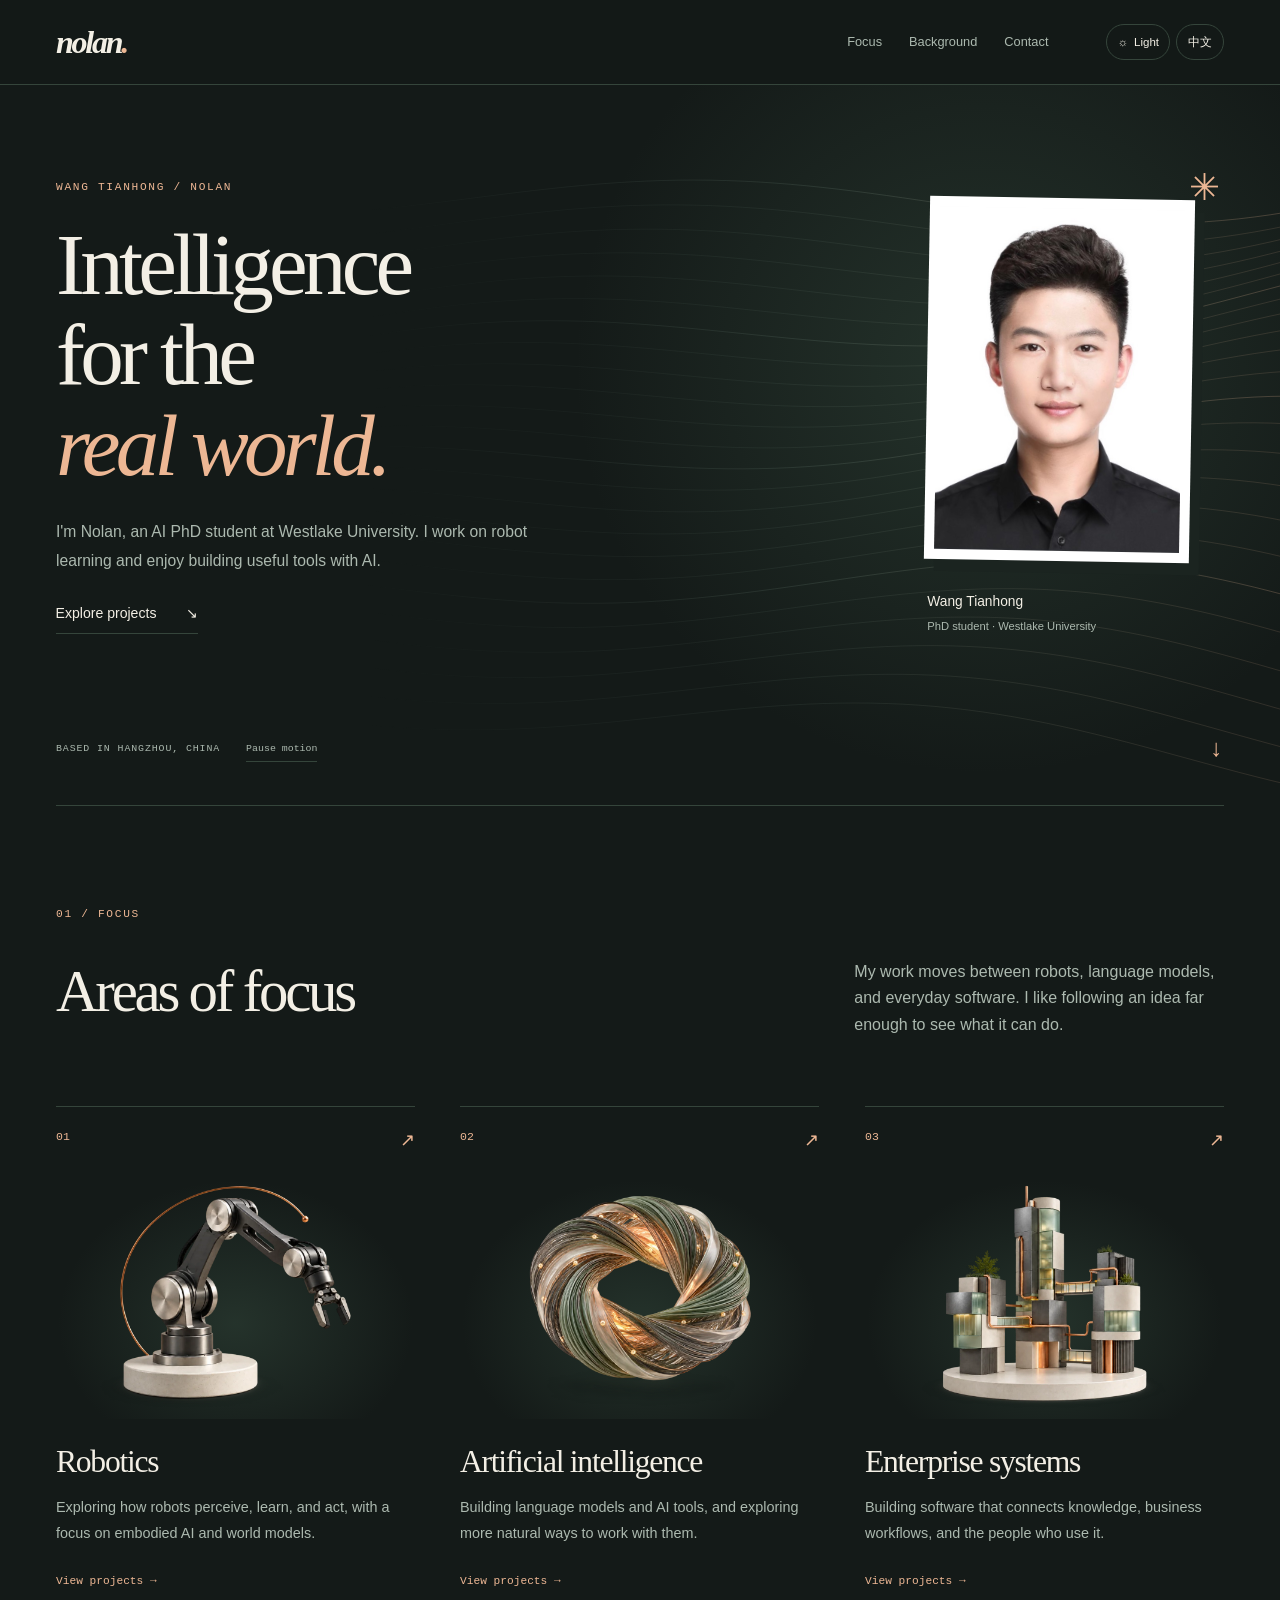
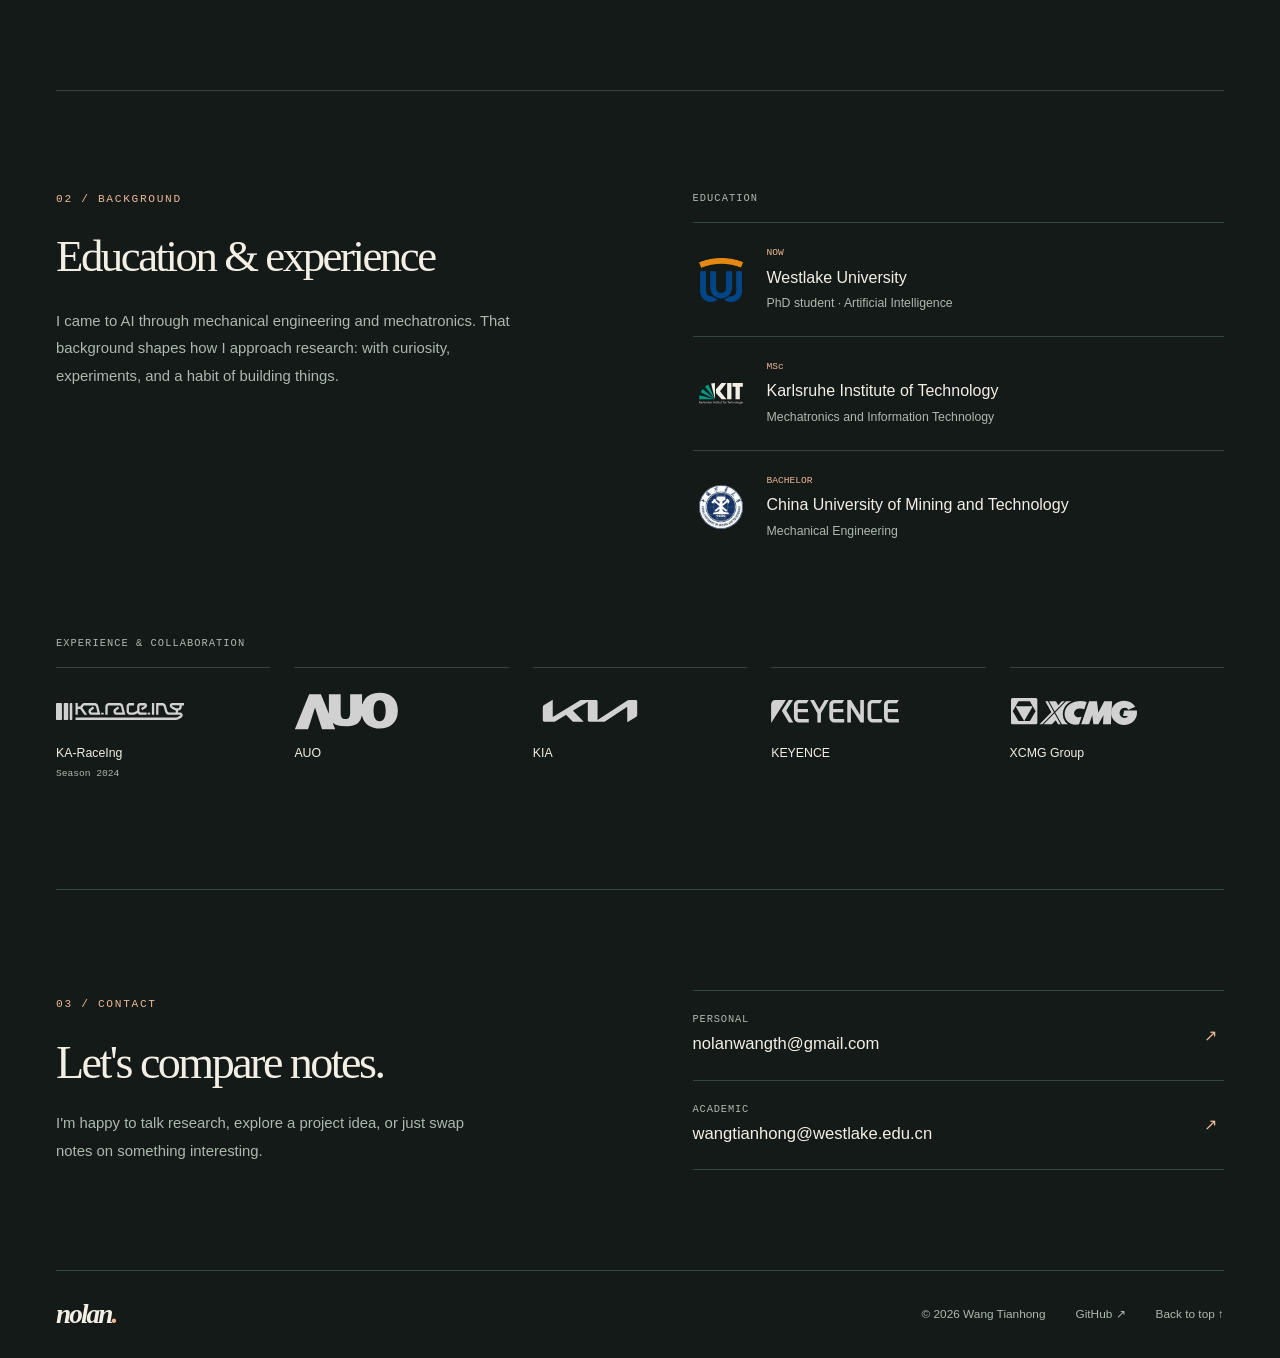
<file: index.html>
<!doctype html>
<html lang="en" data-theme="dark">
<head>
  <meta charset="utf-8">
  <meta name="viewport" content="width=device-width, initial-scale=1">
  <title>Nolan · Wang Tianhong — Robotics, AI &amp; Systems</title>
  <meta name="description" content="Wang Tianhong (Nolan), AI PhD student at Westlake University. Research and engineering in robotics, artificial intelligence, and enterprise software.">
  <meta name="theme-color" content="#141a18">
  <meta property="og:title" content="Nolan · Wang Tianhong — Robotics, AI &amp; Systems">
  <meta property="og:description" content="Wang Tianhong (Nolan), AI PhD student at Westlake University. Research and engineering in robotics, artificial intelligence, and enterprise software.">
  <meta property="og:type" content="website">
  <meta property="og:url" content="https://nolanwangth.github.io/">
  <link rel="canonical" href="https://nolanwangth.github.io/">
  <link rel="icon" type="image/svg+xml" href="data:image/svg+xml,%3Csvg xmlns='http://www.w3.org/2000/svg' viewBox='0 0 64 64'%3E%3Crect width='64' height='64' rx='14' fill='%23141a18'/%3E%3Cpath d='M18 46V18h6l16 22V18h6v28h-6L24 24v22z' fill='%23edb794'/%3E%3C/svg%3E">
  <script src="preferences.js"></script>
  <link rel="stylesheet" href="style.css?v=5e82df2e821a">
  <script src="content.js?v=d6605c706a74" defer></script>
  <script src="script.js" defer></script>
</head>
<body>
  <a class="skip" href="#main" data-i18n="skip">Skip to content</a>
  <div class="scroll-progress" aria-hidden="true"></div>
  <header class="header">
    <div class="header-inner wrap">
      <a class="brand" href="#main" aria-label="Nolan home" data-i18n-aria-label="brand.home">nolan<span>.</span></a>
      <nav aria-label="Main navigation" data-i18n-aria-label="nav.label">
        <a href="#directions" data-i18n="nav.directions">Focus</a>
        <a href="#about" data-i18n="nav.about">Background</a>
        <a href="#contact" data-i18n="nav.contact">Contact</a>
      </nav>
      <div class="preferences" aria-label="Display preferences" data-i18n-aria-label="preferences">
        <button id="theme-toggle" type="button" aria-label="Switch to light theme"><span aria-hidden="true">☼</span><span class="control-label">Light</span></button>
        <button id="language-toggle" type="button" aria-label="切换到中文" lang="zh-CN">中文</button>
      </div>
    </div>
  </header>
  <main id="main">
    <section class="hero" aria-labelledby="hero-title">
      <canvas class="hero-field" aria-hidden="true"></canvas>
      <div class="hero-inner wrap">
        <div class="hero-copy">
          <p class="eyebrow" data-i18n="hero.identity">WANG TIANHONG / NOLAN</p>
          <h1 id="hero-title"><span data-i18n="hero.line1">Intelligence</span><span data-i18n="hero.line2">for the</span><em data-i18n="hero.line3">real world.</em></h1>
          <p class="hero-intro" data-i18n="hero.intro">I'm Nolan, an AI PhD student at Westlake University. I work on robot learning and enjoy building useful tools with AI.</p>
          <a class="text-link" href="#directions"><span data-i18n="hero.explore">Explore projects</span><span aria-hidden="true">↘</span></a>
        </div>
        <figure class="portrait">
          <div class="photo-mat"><img src="assets/tianhong-wang.jpg" alt="Portrait of Wang Tianhong" data-i18n-alt="portrait.alt" width="598" height="837" fetchpriority="high"></div>
          <figcaption><strong data-i18n="portrait.name">Wang Tianhong</strong><span data-i18n="portrait.caption">PhD student · Westlake University</span></figcaption>
          <span class="portrait-mark" aria-hidden="true">✳</span>
        </figure>
        <div class="hero-foot"><span data-i18n="hero.location">BASED IN HANGZHOU, CHINA</span><button id="motion-toggle" type="button" aria-pressed="false" data-i18n="motion.pause">Pause motion</button><a href="#directions" aria-label="Scroll to directions" data-i18n-aria-label="hero.scroll">↓</a></div>
      </div>
    </section>

    <section class="section directions wrap" id="directions" aria-labelledby="directions-title">
      <div class="section-heading reveal" id="work">
        <p class="eyebrow" data-i18n="directions.eyebrow">01 / FOCUS</p>
        <h2 id="directions-title" data-i18n="directions.title">Areas of focus</h2>
        <p class="section-intro" data-i18n="directions.intro">My work moves between robots, language models, and everyday software. I like following an idea far enough to see what it can do.</p>
      </div>
      <div class="direction-grid">
        <a class="direction reveal" href="robotics.html" data-direction="robotics"><span class="direction-index">01</span><span class="direction-visual"><img src="assets/direction-robotics-cutout.webp" alt="A sculptural robotic arm" data-i18n-alt="art.robotics" width="1200" height="800" loading="lazy" decoding="async"></span><h3 data-i18n="directions.robotics">Robotics</h3><p data-i18n="directions.roboticsText">Exploring how robots perceive, learn, and act, with a focus on embodied AI and world models.</p><span class="direction-note" data-i18n="page.view">View projects →</span></a>
        <a class="direction reveal" href="ai.html" data-direction="ai"><span class="direction-index">02</span><span class="direction-visual"><img src="assets/direction-ai-cutout.webp" alt="A flowing sculpture of interwoven filaments" data-i18n-alt="art.ai" width="1200" height="800" loading="lazy" decoding="async"></span><h3 data-i18n="directions.ai">Artificial intelligence</h3><p data-i18n="directions.aiText">Building language models and AI tools, and exploring more natural ways to work with them.</p><span class="direction-note" data-i18n="page.view">View projects →</span></a>
        <a class="direction reveal" href="systems.html" data-direction="systems"><span class="direction-index">03</span><span class="direction-visual"><img src="assets/direction-systems-cutout.webp" alt="A modular architectural sculpture" data-i18n-alt="art.systems" width="1200" height="800" loading="lazy" decoding="async"></span><h3 data-i18n="directions.systems">Enterprise systems</h3><p data-i18n="directions.systemsText">Building software that connects knowledge, business workflows, and the people who use it.</p><span class="direction-note" data-i18n="page.view">View projects →</span></a>
      </div>
    </section>


    <section class="section about wrap" id="about" aria-labelledby="about-title">
      <div class="about-copy reveal"><p class="eyebrow" data-i18n="about.eyebrow">02 / BACKGROUND</p><h2 id="about-title" data-i18n="about.title">Education &amp; experience</h2><p data-i18n="about.intro">I came to AI through mechanical engineering and mechatronics. That background shapes how I approach research: with curiosity, experiments, and a habit of building things.</p></div>
      <div class="background-list reveal" id="background">
        <h3 class="background-label" data-i18n="about.education">Education</h3>
        <a class="education-row" href="https://www.westlake.edu.cn/" target="_blank" rel="noopener noreferrer">
          <span class="school-mark westlake-mark"><img src="assets/school-westlake.png" alt="Westlake University logo" data-i18n-alt="about.westlakeLogo" width="56" height="56" loading="lazy"></span>
          <div><span class="degree-label" data-i18n="about.now">NOW</span><h3 data-i18n="about.westlake">Westlake University</h3><p data-i18n="about.phd">PhD student · Artificial Intelligence</p></div>
        </a>
        <a class="education-row" href="https://www.kit.edu/" target="_blank" rel="noopener noreferrer">
          <span class="school-mark kit-mark"><img class="kit-light" src="assets/school-kit.svg" alt="Karlsruhe Institute of Technology logo" data-i18n-alt="about.kitLogo" width="56" height="56" loading="lazy"><img class="kit-dark" src="assets/school-kit-dark.svg" alt="Karlsruhe Institute of Technology logo" data-i18n-alt="about.kitLogo" width="56" height="56" loading="lazy"></span>
          <div><span class="degree-label" data-i18n="about.msc">MSc</span><h3 data-i18n="about.kit">Karlsruhe Institute of Technology</h3><p data-i18n="about.master">Mechatronics and Information Technology</p></div>
        </a>
        <a class="education-row" href="https://www.cumt.edu.cn/" target="_blank" rel="noopener noreferrer">
          <span class="school-mark cumt-mark"><img src="assets/school-cumt.jpg" alt="China University of Mining and Technology logo" data-i18n-alt="about.cumtLogo" width="56" height="56" loading="lazy"></span>
          <div><span class="degree-label" data-i18n="about.bachelorLabel">BACHELOR</span><h3 data-i18n="about.cumt">China University of Mining and Technology</h3><p data-i18n="about.bachelor">Mechanical Engineering</p></div>
        </a>
      </div>
      <div class="experience-group reveal" id="experience">
        <h3 class="background-label" data-i18n="about.experience">Experience &amp; collaboration</h3>
        <ul class="experience-list">
          <li><a class="company" href="https://www.ka-raceing.de/" target="_blank" rel="noopener noreferrer"><span class="company-mark"><img src="assets/company-karaceing.svg" alt="" width="128" height="42" loading="lazy"></span><span class="company-name" data-i18n="experience.karaceing">KA-RaceIng</span><span class="company-note" data-i18n="about.season">Season 2024</span></a></li>
          <li><a class="company" href="https://auo.com/" target="_blank" rel="noopener noreferrer"><span class="company-mark"><img src="assets/company-auo.svg" alt="" width="128" height="42" loading="lazy"></span><span class="company-name" data-i18n="experience.auo">AUO</span></a></li>
          <li><a class="company" href="https://www.kia.cn/" target="_blank" rel="noopener noreferrer"><span class="company-mark"><img src="assets/company-kia.svg" alt="" width="128" height="42" loading="lazy"></span><span class="company-name" data-i18n="experience.kia">KIA</span></a></li>
          <li><a class="company" href="https://www.keyence.com/" target="_blank" rel="noopener noreferrer"><span class="company-mark"><img src="assets/company-keyence.svg" alt="" width="128" height="42" loading="lazy"></span><span class="company-name" data-i18n="experience.keyence">KEYENCE</span></a></li>
          <li><a class="company" href="https://www.xcmgglobal.com/" target="_blank" rel="noopener noreferrer"><span class="company-mark"><img src="assets/company-xcmg.svg" alt="" width="128" height="42" loading="lazy"></span><span class="company-name" data-i18n="experience.xcmg">XCMG Group</span></a></li>
        </ul>
      </div>
    </section>

    <section class="section contact wrap" id="contact" aria-labelledby="contact-title">
      <div class="reveal"><p class="eyebrow" data-i18n="contact.eyebrow">03 / CONTACT</p><h2 id="contact-title" data-i18n="contact.title">Let's compare notes.</h2><p class="contact-intro" data-i18n="contact.intro">I'm happy to talk research, explore a project idea, or just swap notes on something interesting.</p></div>
      <address class="contact-list reveal">
        <a href="mailto:nolanwangth@gmail.com"><span data-i18n="contact.personal">Personal</span><strong>nolanwangth@gmail.com</strong><span aria-hidden="true">↗</span></a>
        <a href="mailto:wangtianhong@westlake.edu.cn"><span data-i18n="contact.academic">Academic</span><strong>wangtianhong@westlake.edu.cn</strong><span aria-hidden="true">↗</span></a>
      </address>
    </section>
  </main>
  <footer class="footer wrap"><a class="brand" href="#main" aria-label="Nolan home" data-i18n-aria-label="brand.home">nolan<span>.</span></a><span data-i18n="footer.copyright">© 2026 Wang Tianhong</span><a href="https://github.com/Nolanwangth" target="_blank" rel="noopener noreferrer">GitHub ↗</a><a href="#main" data-i18n="footer.top">Back to top ↑</a></footer>
</body>
</html>
</file>
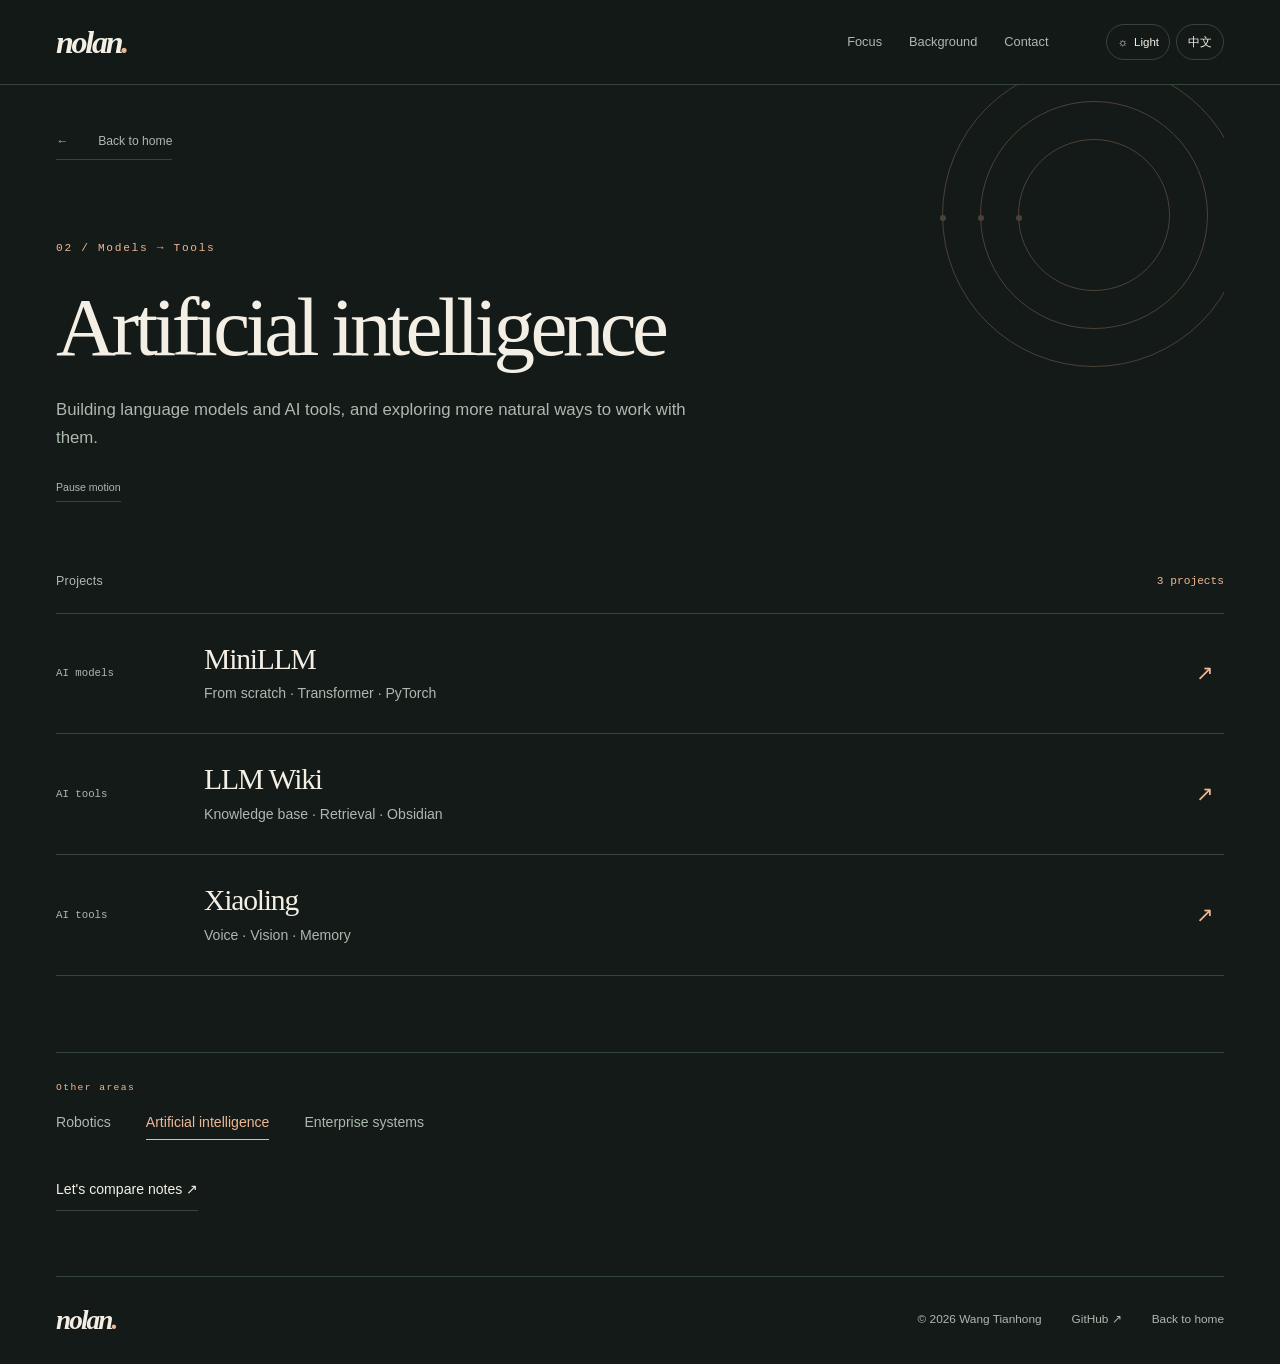
<file: ai.html>
<!doctype html>
<html lang="en" data-theme="dark" data-page="ai">
<head>
  <meta charset="utf-8">
  <meta name="viewport" content="width=device-width, initial-scale=1">
  <title>Artificial intelligence · Nolan</title>
  <meta name="description" content="Language models, AI tools, and human–AI interaction. Selected artificial intelligence projects by Wang Tianhong (Nolan).">
  <meta name="theme-color" content="#141a18">
  <meta property="og:title" content="Artificial intelligence · Nolan">
  <meta property="og:description" content="Language models, AI tools, and human–AI interaction. Selected artificial intelligence projects by Wang Tianhong (Nolan).">
  <meta property="og:type" content="website">
  <meta property="og:url" content="https://nolanwangth.github.io/ai.html">
  <link rel="canonical" href="https://nolanwangth.github.io/ai.html">
  <link rel="icon" type="image/svg+xml" href="data:image/svg+xml,%3Csvg xmlns='http://www.w3.org/2000/svg' viewBox='0 0 64 64'%3E%3Crect width='64' height='64' rx='14' fill='%23141a18'/%3E%3Cpath d='M18 46V18h6l16 22V18h6v28h-6L24 24v22z' fill='%23edb794'/%3E%3C/svg%3E">
  <script src="preferences.js"></script>
  <link rel="stylesheet" href="style.css?v=5e82df2e821a">
  <script src="content.js?v=d6605c706a74" defer></script>
  <script src="script.js" defer></script>
</head>
<body class="direction-page">
  <a class="skip" href="#main" data-i18n="skip">Skip to content</a>
  <div class="scroll-progress" aria-hidden="true"></div>
  <header class="header">
    <div class="header-inner wrap">
      <a class="brand" href="index.html" aria-label="Nolan home" data-i18n-aria-label="brand.home">nolan<span>.</span></a>
      <nav aria-label="Main navigation" data-i18n-aria-label="nav.label">
        <a href="index.html#directions" data-i18n="nav.directions">Focus</a>
        <a href="index.html#about" data-i18n="nav.about">Background</a>
        <a href="index.html#contact" data-i18n="nav.contact">Contact</a>
      </nav>
      <div class="preferences" aria-label="Display preferences" data-i18n-aria-label="preferences">
        <button id="theme-toggle" type="button" aria-label="Switch to light theme"><span aria-hidden="true">☼</span><span class="control-label">Light</span></button>
        <button id="language-toggle" type="button" aria-label="切换到中文" lang="zh-CN">中文</button>
      </div>
    </div>
  </header>
  <main id="main" class="wrap">
    <section class="direction-hero" aria-labelledby="page-title">
      <a class="text-link back-link" href="index.html#directions"><span aria-hidden="true">←</span><span data-i18n="page.back">Back to home</span></a>
      <div class="direction-orbit" aria-hidden="true"><span></span><span></span><span></span></div>
      <p class="eyebrow">02 / <span data-i18n="directions.aiNote">Models → Tools</span></p>
      <h1 id="page-title" data-i18n="directions.ai">Artificial intelligence</h1>
      <p class="direction-summary" data-i18n="directions.aiText">Building language models and AI tools, and exploring more natural ways to work with them.</p>
      <button id="motion-toggle" class="page-motion" type="button" aria-pressed="false" data-i18n="motion.pause">Pause motion</button>
    </section>
    <section class="direction-projects" aria-labelledby="projects-title">
      <div class="project-section-heading"><h2 id="projects-title" data-i18n="page.projects">Projects</h2><span data-i18n="page.aiCount">3 projects</span></div>
      <div class="work-list">
        <a class="work-row reveal" data-category="ai" href="https://github.com/Nolanwangth/minillm" target="_blank" rel="noopener noreferrer"><span class="work-category" data-i18n="work.models">AI models</span><div><h3>MiniLLM</h3><p data-i18n="work.minillm">From scratch · Transformer · PyTorch</p></div><span class="arrow" aria-hidden="true">↗</span></a>
        <a class="work-row reveal" data-category="ai" href="https://github.com/Nolanwangth/claude-obsidian-llm-wiki" target="_blank" rel="noopener noreferrer"><span class="work-category" data-i18n="work.tools">AI tools</span><div><h3>LLM Wiki</h3><p data-i18n="work.wiki">Knowledge base · Retrieval · Obsidian</p></div><span class="arrow" aria-hidden="true">↗</span></a>
        <a class="work-row reveal" data-category="ai" href="https://github.com/Nolanwangth/aibot_repo" target="_blank" rel="noopener noreferrer"><span class="work-category" data-i18n="work.tools">AI tools</span><div><h3 data-i18n="work.xiaolingTitle">Xiaoling</h3><p data-i18n="work.xiaoling">Voice · Vision · Memory</p></div><span class="arrow" aria-hidden="true">↗</span></a>
      </div>
    </section>
    <nav class="direction-switch" aria-label="Other areas" data-i18n-aria-label="page.switch">
      <p class="eyebrow" data-i18n="page.switch">Other areas</p>
      <div>
        <a href="robotics.html" data-i18n="directions.robotics">Robotics</a>
        <a href="ai.html" aria-current="page" data-i18n="directions.ai">Artificial intelligence</a>
        <a href="systems.html" data-i18n="directions.systems">Enterprise systems</a>
      </div>
    </nav>
    <a class="text-link page-contact" href="index.html#contact" data-i18n="page.contact">Let's compare notes ↗</a>
  </main>
  <footer class="footer wrap"><a class="brand" href="index.html" aria-label="Nolan home" data-i18n-aria-label="brand.home">nolan<span>.</span></a><span data-i18n="footer.copyright">© 2026 Wang Tianhong</span><a href="https://github.com/Nolanwangth" target="_blank" rel="noopener noreferrer">GitHub ↗</a><a href="index.html" data-i18n="page.back">Back to home</a></footer>
</body>
</html>
</file>
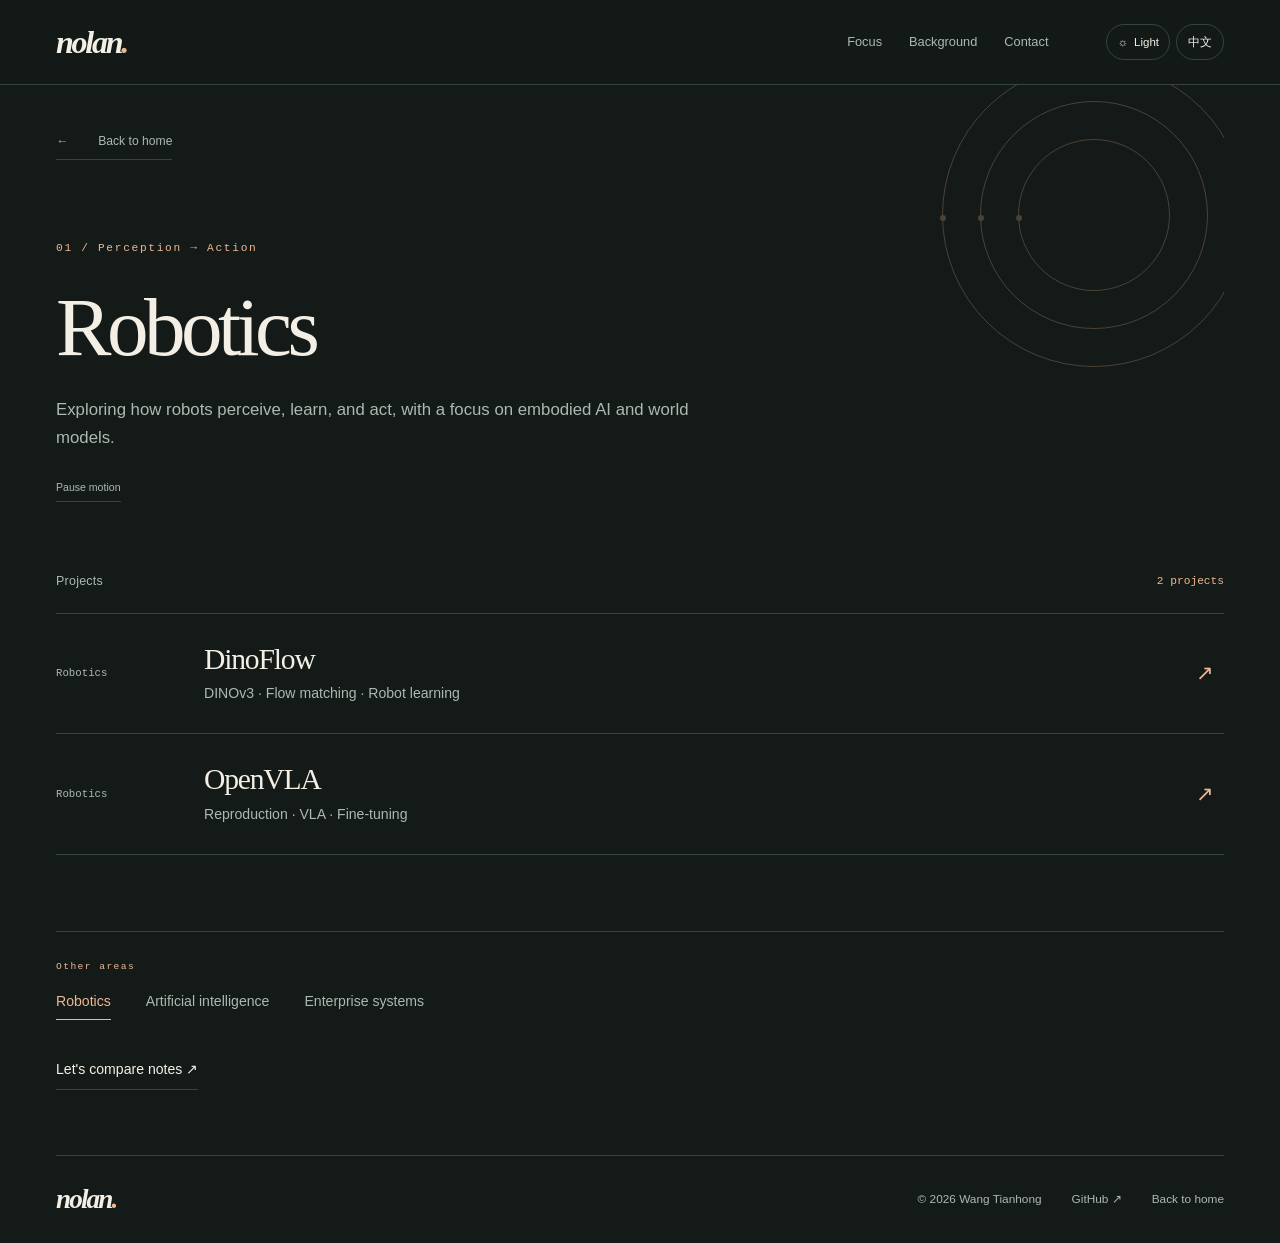
<file: robotics.html>
<!doctype html>
<html lang="en" data-theme="dark" data-page="robotics">
<head>
  <meta charset="utf-8">
  <meta name="viewport" content="width=device-width, initial-scale=1">
  <title>Robotics · Nolan</title>
  <meta name="description" content="Robot learning, embodied AI, and world models. Selected robotics projects by Wang Tianhong (Nolan).">
  <meta name="theme-color" content="#141a18">
  <meta property="og:title" content="Robotics · Nolan">
  <meta property="og:description" content="Robot learning, embodied AI, and world models. Selected robotics projects by Wang Tianhong (Nolan).">
  <meta property="og:type" content="website">
  <meta property="og:url" content="https://nolanwangth.github.io/robotics.html">
  <link rel="canonical" href="https://nolanwangth.github.io/robotics.html">
  <link rel="icon" type="image/svg+xml" href="data:image/svg+xml,%3Csvg xmlns='http://www.w3.org/2000/svg' viewBox='0 0 64 64'%3E%3Crect width='64' height='64' rx='14' fill='%23141a18'/%3E%3Cpath d='M18 46V18h6l16 22V18h6v28h-6L24 24v22z' fill='%23edb794'/%3E%3C/svg%3E">
  <script src="preferences.js"></script>
  <link rel="stylesheet" href="style.css?v=5e82df2e821a">
  <script src="content.js?v=d6605c706a74" defer></script>
  <script src="script.js" defer></script>
</head>
<body class="direction-page">
  <a class="skip" href="#main" data-i18n="skip">Skip to content</a>
  <div class="scroll-progress" aria-hidden="true"></div>
  <header class="header">
    <div class="header-inner wrap">
      <a class="brand" href="index.html" aria-label="Nolan home" data-i18n-aria-label="brand.home">nolan<span>.</span></a>
      <nav aria-label="Main navigation" data-i18n-aria-label="nav.label">
        <a href="index.html#directions" data-i18n="nav.directions">Focus</a>
        <a href="index.html#about" data-i18n="nav.about">Background</a>
        <a href="index.html#contact" data-i18n="nav.contact">Contact</a>
      </nav>
      <div class="preferences" aria-label="Display preferences" data-i18n-aria-label="preferences">
        <button id="theme-toggle" type="button" aria-label="Switch to light theme"><span aria-hidden="true">☼</span><span class="control-label">Light</span></button>
        <button id="language-toggle" type="button" aria-label="切换到中文" lang="zh-CN">中文</button>
      </div>
    </div>
  </header>
  <main id="main" class="wrap">
    <section class="direction-hero" aria-labelledby="page-title">
      <a class="text-link back-link" href="index.html#directions"><span aria-hidden="true">←</span><span data-i18n="page.back">Back to home</span></a>
      <div class="direction-orbit" aria-hidden="true"><span></span><span></span><span></span></div>
      <p class="eyebrow">01 / <span data-i18n="directions.roboticsNote">Perception → Action</span></p>
      <h1 id="page-title" data-i18n="directions.robotics">Robotics</h1>
      <p class="direction-summary" data-i18n="directions.roboticsText">Exploring how robots perceive, learn, and act, with a focus on embodied AI and world models.</p>
      <button id="motion-toggle" class="page-motion" type="button" aria-pressed="false" data-i18n="motion.pause">Pause motion</button>
    </section>
    <section class="direction-projects" aria-labelledby="projects-title">
      <div class="project-section-heading"><h2 id="projects-title" data-i18n="page.projects">Projects</h2><span data-i18n="page.roboticsCount">2 projects</span></div>
      <div class="work-list">
        <a class="work-row reveal" data-category="robotics" href="https://github.com/Nolanwangth/dinoflow_repo" target="_blank" rel="noopener noreferrer"><span class="work-category" data-i18n="work.robotics">Robotics</span><div><h3>DinoFlow</h3><p data-i18n="work.dinoflow">DINOv3 · Flow matching · Robot learning</p></div><span class="arrow" aria-hidden="true">↗</span></a>
        <a class="work-row reveal" data-category="robotics" href="https://github.com/Nolanwangth/openvla" target="_blank" rel="noopener noreferrer"><span class="work-category" data-i18n="work.robotics">Robotics</span><div><h3>OpenVLA</h3><p data-i18n="work.openvla">Reproduction · VLA · Fine-tuning</p></div><span class="arrow" aria-hidden="true">↗</span></a>
      </div>
    </section>
    <nav class="direction-switch" aria-label="Other areas" data-i18n-aria-label="page.switch">
      <p class="eyebrow" data-i18n="page.switch">Other areas</p>
      <div>
        <a href="robotics.html" aria-current="page" data-i18n="directions.robotics">Robotics</a>
        <a href="ai.html" data-i18n="directions.ai">Artificial intelligence</a>
        <a href="systems.html" data-i18n="directions.systems">Enterprise systems</a>
      </div>
    </nav>
    <a class="text-link page-contact" href="index.html#contact" data-i18n="page.contact">Let's compare notes ↗</a>
  </main>
  <footer class="footer wrap"><a class="brand" href="index.html" aria-label="Nolan home" data-i18n-aria-label="brand.home">nolan<span>.</span></a><span data-i18n="footer.copyright">© 2026 Wang Tianhong</span><a href="https://github.com/Nolanwangth" target="_blank" rel="noopener noreferrer">GitHub ↗</a><a href="index.html" data-i18n="page.back">Back to home</a></footer>
</body>
</html>
</file>
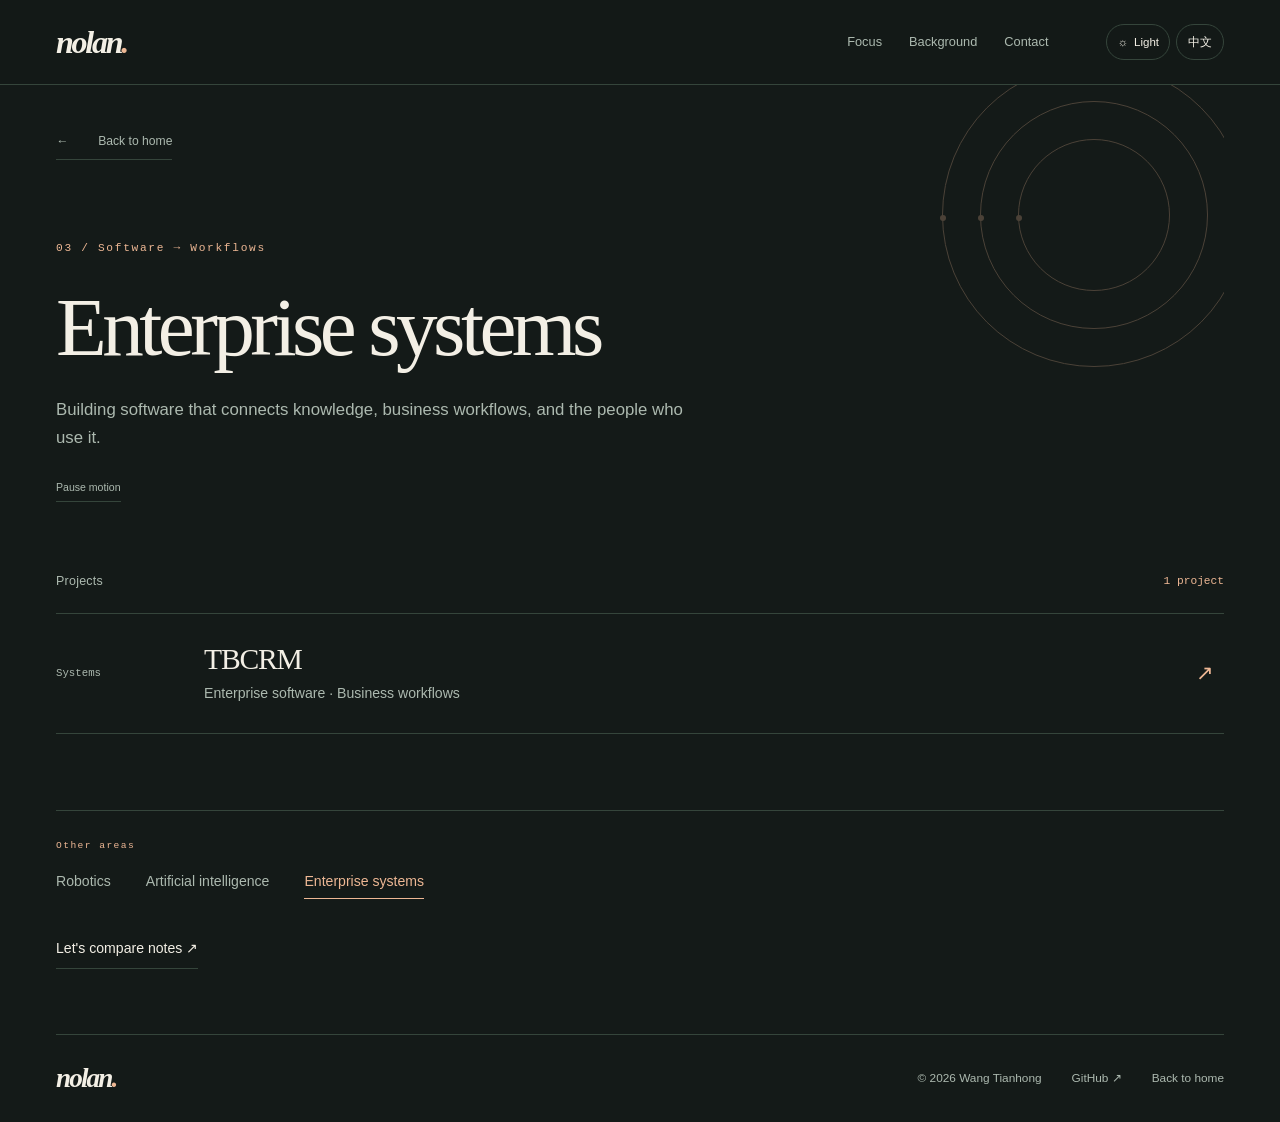
<file: systems.html>
<!doctype html>
<html lang="en" data-theme="dark" data-page="systems">
<head>
  <meta charset="utf-8">
  <meta name="viewport" content="width=device-width, initial-scale=1">
  <title>Enterprise systems · Nolan</title>
  <meta name="description" content="Enterprise software, knowledge systems, and business workflows. Selected software projects by Wang Tianhong (Nolan).">
  <meta name="theme-color" content="#141a18">
  <meta property="og:title" content="Enterprise systems · Nolan">
  <meta property="og:description" content="Enterprise software, knowledge systems, and business workflows. Selected software projects by Wang Tianhong (Nolan).">
  <meta property="og:type" content="website">
  <meta property="og:url" content="https://nolanwangth.github.io/systems.html">
  <link rel="canonical" href="https://nolanwangth.github.io/systems.html">
  <link rel="icon" type="image/svg+xml" href="data:image/svg+xml,%3Csvg xmlns='http://www.w3.org/2000/svg' viewBox='0 0 64 64'%3E%3Crect width='64' height='64' rx='14' fill='%23141a18'/%3E%3Cpath d='M18 46V18h6l16 22V18h6v28h-6L24 24v22z' fill='%23edb794'/%3E%3C/svg%3E">
  <script src="preferences.js"></script>
  <link rel="stylesheet" href="style.css?v=5e82df2e821a">
  <script src="content.js?v=d6605c706a74" defer></script>
  <script src="script.js" defer></script>
</head>
<body class="direction-page">
  <a class="skip" href="#main" data-i18n="skip">Skip to content</a>
  <div class="scroll-progress" aria-hidden="true"></div>
  <header class="header">
    <div class="header-inner wrap">
      <a class="brand" href="index.html" aria-label="Nolan home" data-i18n-aria-label="brand.home">nolan<span>.</span></a>
      <nav aria-label="Main navigation" data-i18n-aria-label="nav.label">
        <a href="index.html#directions" data-i18n="nav.directions">Focus</a>
        <a href="index.html#about" data-i18n="nav.about">Background</a>
        <a href="index.html#contact" data-i18n="nav.contact">Contact</a>
      </nav>
      <div class="preferences" aria-label="Display preferences" data-i18n-aria-label="preferences">
        <button id="theme-toggle" type="button" aria-label="Switch to light theme"><span aria-hidden="true">☼</span><span class="control-label">Light</span></button>
        <button id="language-toggle" type="button" aria-label="切换到中文" lang="zh-CN">中文</button>
      </div>
    </div>
  </header>
  <main id="main" class="wrap">
    <section class="direction-hero" aria-labelledby="page-title">
      <a class="text-link back-link" href="index.html#directions"><span aria-hidden="true">←</span><span data-i18n="page.back">Back to home</span></a>
      <div class="direction-orbit" aria-hidden="true"><span></span><span></span><span></span></div>
      <p class="eyebrow">03 / <span data-i18n="directions.systemsNote">Software → Workflows</span></p>
      <h1 id="page-title" data-i18n="directions.systems">Enterprise systems</h1>
      <p class="direction-summary" data-i18n="directions.systemsText">Building software that connects knowledge, business workflows, and the people who use it.</p>
      <button id="motion-toggle" class="page-motion" type="button" aria-pressed="false" data-i18n="motion.pause">Pause motion</button>
    </section>
    <section class="direction-projects" aria-labelledby="projects-title">
      <div class="project-section-heading"><h2 id="projects-title" data-i18n="page.projects">Projects</h2><span data-i18n="page.systemsCount">1 project</span></div>
      <div class="work-list">
        <a class="work-row reveal" data-category="systems" href="https://github.com/Nolanwangth/tbcrm_repo" target="_blank" rel="noopener noreferrer"><span class="work-category" data-i18n="work.systems">Systems</span><div><h3>TBCRM</h3><p data-i18n="work.tbcrm">Enterprise software · Business workflows</p></div><span class="arrow" aria-hidden="true">↗</span></a>
      </div>
    </section>
    <nav class="direction-switch" aria-label="Other areas" data-i18n-aria-label="page.switch">
      <p class="eyebrow" data-i18n="page.switch">Other areas</p>
      <div>
        <a href="robotics.html" data-i18n="directions.robotics">Robotics</a>
        <a href="ai.html" data-i18n="directions.ai">Artificial intelligence</a>
        <a href="systems.html" aria-current="page" data-i18n="directions.systems">Enterprise systems</a>
      </div>
    </nav>
    <a class="text-link page-contact" href="index.html#contact" data-i18n="page.contact">Let's compare notes ↗</a>
  </main>
  <footer class="footer wrap"><a class="brand" href="index.html" aria-label="Nolan home" data-i18n-aria-label="brand.home">nolan<span>.</span></a><span data-i18n="footer.copyright">© 2026 Wang Tianhong</span><a href="https://github.com/Nolanwangth" target="_blank" rel="noopener noreferrer">GitHub ↗</a><a href="index.html" data-i18n="page.back">Back to home</a></footer>
</body>
</html>
</file>
<file: style.css>
:root {
  color-scheme: dark;
  --bg: #141a18;
  --surface: #1b2420;
  --text: #f3efe5;
  --muted: #acb9af;
  --line: #35453b;
  --accent: #edb794;
  --glow: #567c6440;
  --field: 174, 207, 188;
  --field-accent: 237, 183, 148;
  --header: #141a18ed;
}
:root[data-theme="light"] {
  color-scheme: light;
  --bg: #f4f1e9;
  --surface: #e9e8de;
  --text: #202e27;
  --muted: #526157;
  --line: #c9d0c3;
  --accent: #965035;
  --glow: #9eb89a40;
  --field: 61, 102, 74;
  --field-accent: 143, 89, 53;
  --header: #f4f1e9ed;
}
* { box-sizing: border-box; }
html { scroll-behavior: smooth; scroll-padding-top: 110px; }
body { margin: 0; color: var(--text); background: var(--bg); font: 16px/1.65 -apple-system, BlinkMacSystemFont, "Segoe UI", "PingFang SC", sans-serif; -webkit-font-smoothing: antialiased; }
a { color: inherit; text-decoration: none; }
button { color: inherit; font: inherit; cursor: pointer; }
a, button { -webkit-tap-highlight-color: transparent; }
a:focus-visible, button:focus-visible { outline: 2px solid var(--accent); outline-offset: 6px; }
::selection { color: var(--bg); background: var(--accent); }
.wrap { width: min(1240px, calc(100% - 112px)); margin-inline: auto; }
.skip { position: fixed; z-index: 40; left: 20px; top: -100px; padding: 8px 16px; color: var(--bg); background: var(--text); }
.skip:focus { top: 12px; }
.eyebrow { margin: 0 0 24px; font: .7rem/1.5 "SFMono-Regular", Consolas, monospace; letter-spacing: .15em; color: var(--accent); }
h1, h2, h3, p { margin-top: 0; }
h1, h2 { font-family: Georgia, "Times New Roman", serif; font-weight: 400; letter-spacing: -.055em; }
h2 { font-size: clamp(2.5rem, 4.6vw, 4.5rem); line-height: 1.12; margin-bottom: 26px; }
h2 > span, h2 > em { display: block; }
h2 em { color: var(--accent); font-weight: 400; }
.text-link { display: inline-flex; align-items: center; gap: 30px; border-bottom: 1px solid var(--line); padding-bottom: 8px; font-size: .88rem; }
.text-link:hover { color: var(--accent); }
.text-link > span:last-child { transition: transform .25s; }
.text-link:hover > span:last-child { transform: translate(3px, -3px); }
.scroll-progress { position: fixed; top: 0; left: 0; height: 2px; width: 100%; transform: scaleX(0); transform-origin: left; background: var(--accent); z-index: 40; pointer-events: none; }

/* A compact, persistent navigation makes both preferences available everywhere. */
.header { position: sticky; top: 0; z-index: 20; background: var(--header); backdrop-filter: blur(16px); border-bottom: 1px solid var(--line); }
.header-inner { min-height: 84px; display: flex; align-items: center; justify-content: space-between; gap: 24px; }
.brand { font: italic 600 2rem/1 Georgia, serif; letter-spacing: -.07em; }
.brand span { color: var(--accent); }
.header nav { display: flex; gap: 27px; margin-left: auto; margin-right: 34px; }
.header nav a { color: var(--muted); font-size: .8rem; }
.header nav a:hover { color: var(--text); }
.preferences { display: flex; align-items: center; gap: 6px; }
.preferences button { min-height: 36px; padding: 6px 10px; background: transparent; border: 1px solid var(--line); border-radius: 100px; font-size: .72rem; white-space: nowrap; }
.preferences button:hover { background: var(--surface); border-color: var(--accent); }
#theme-toggle { display: flex; gap: 6px; align-items: center; }
#language-toggle { min-width: 48px; }

/* The opening introduces the person; an ambient field suggests motion and learning. */
.hero { position: relative; overflow: hidden; isolation: isolate; }
.hero::before { content: ""; position: absolute; z-index: -2; width: 850px; height: 850px; max-width: 100vw; right: -10%; top: -20%; background: radial-gradient(ellipse, var(--glow), transparent 68%); animation: glow-drift 16s ease-in-out infinite alternate; }
.hero::after { content: ""; position: absolute; z-index: -2; inset: 0; pointer-events: none; opacity: .3; background-image: radial-gradient(var(--line) .65px, transparent .65px); background-size: 24px 24px; mask-image: linear-gradient(110deg, transparent 30%, #000); }
.hero-field { position: absolute; z-index: -1; inset: 0; width: 100%; height: 100%; pointer-events: none; }
.hero-inner { display: grid; grid-template-columns: minmax(0, 1.5fr) minmax(250px, .65fr); gap: 30px 7%; align-items: center; padding-top: 84px; padding-bottom: 28px; min-height: 720px; }
.hero h1 { margin: 0 0 26px; font-size: clamp(4rem, 6.8vw, 6.6rem); line-height: 1.04; }
.hero h1 > span, .hero h1 > em { display: block; }
.hero h1 > em { color: var(--accent); font-weight: 400; }
.hero-intro { max-width: 505px; margin-bottom: 25px; font-size: .98rem; line-height: 1.85; color: var(--muted); }
.portrait { position: relative; width: min(100%, 265px); margin: 20px auto 0; animation: portrait-float 9s ease-in-out infinite; }
.photo-mat { background: #fff; padding: 10px; transform: rotate(1deg); box-shadow: 10px 12px 0 var(--surface); }
.portrait img { display: block; width: 100%; height: auto; }
.portrait figcaption { padding-top: 30px; }
.portrait figcaption strong { display: block; font-size: .86rem; font-weight: 500; }
.portrait figcaption > span { display: block; font-size: .7rem; color: var(--muted); margin-top: 3px; }
.portrait-mark { position: absolute; right: -28px; top: -40px; color: var(--accent); font-size: 2.3rem; animation: mark-turn 32s linear infinite; }
.hero-foot { grid-column: 1 / -1; display: flex; gap: 26px; align-items: center; margin-top: 48px; color: var(--muted); font: .62rem/1.5 "SFMono-Regular", Consolas, monospace; letter-spacing: .09em; }
.hero-foot > a { margin-left: auto; font-size: 1.5rem; color: var(--accent); }
#motion-toggle { padding: 4px 0; background: transparent; border: 0; border-bottom: 1px solid var(--line); font: inherit; letter-spacing: 0; }

/* Open columns and ruled lists replace the former project cards and diagrams. */
.section { padding-block: 100px; border-top: 1px solid var(--line); }
.section-heading { display: grid; grid-template-columns: minmax(0, 1.5fr) minmax(0, .8fr); gap: 12px 9%; }
.section-heading .eyebrow { grid-column: 1 / -1; }
.section-heading h2 { margin-bottom: 0; }
.section-heading .section-intro { align-self: end; margin-bottom: 8px; }
.section-intro { max-width: 530px; color: var(--muted); font-size: 1rem; }
.direction-grid { display: grid; grid-template-columns: repeat(3, minmax(0, 1fr)); gap: 45px; margin-top: 60px; }
.direction { display: flex; flex-direction: column; border-top: 1px solid var(--line); padding-top: 23px; container-type: inline-size; transition: border-color .25s; }
.direction:hover { border-color: var(--accent); }
.direction-index { display: flex; justify-content: space-between; font: .72rem monospace; color: var(--accent); margin-bottom: 28px; }
.direction-index::after { content: "↗"; font-size: 1.1rem; transition: transform .25s; }
.direction:hover .direction-index::after { transform: translate(3px, -3px); }
.direction-visual { display: block; aspect-ratio: 3 / 2; width: 100%; overflow: hidden; background: radial-gradient(ellipse at 50% 60%, var(--glow), transparent 70%); margin-bottom: 25px; }
.direction-visual img { display: block; width: 100%; height: 100%; object-fit: cover; transition: transform .8s cubic-bezier(.2,.65,.25,1); }
.direction:hover .direction-visual img { transform: scale(1.045); }
.direction h3 { margin-bottom: 16px; font: normal clamp(1.2rem, 2.15vw, 2rem)/1.12 Georgia, serif; font-size: clamp(1.2rem, 8.8cqw, 2.35rem); letter-spacing: -.04em; white-space: nowrap; }
.direction:hover h3 { color: var(--accent); }
.direction:focus-visible h3 { color: var(--accent); }
.direction p { color: var(--muted); font-size: .9rem; line-height: 1.8; margin-bottom: 26px; }
.direction-note { margin-top: auto; color: var(--accent); font: .7rem/1.5 "SFMono-Regular", Consolas, monospace; }
.work-heading { display: flex; justify-content: space-between; align-items: end; gap: 30px; margin-bottom: 38px; }
.work-heading h2 { margin-bottom: 0; }
.work-heading .text-link { white-space: nowrap; }
.work-list { border-top: 1px solid var(--line); }
.work-row { display: grid; grid-template-columns: 120px minmax(0, 1fr) 28px; gap: 28px; align-items: center; padding: 28px 0; border-bottom: 1px solid var(--line); }
.work-category { font: .67rem/1.5 "SFMono-Regular", Consolas, monospace; color: var(--muted); }
.work-row h3 { margin: 0 0 5px; font: normal 1.85rem/1.2 Georgia, serif; letter-spacing: -.04em; }
.work-row p { color: var(--muted); font-size: .88rem; margin-bottom: 0; }
.work-row > div { transition: transform .3s ease; }
.work-row:hover > div { transform: translateX(7px); }
.work-row:hover h3 { color: var(--accent); }
.arrow { font-size: 1.3rem; color: var(--accent); transition: transform .3s ease; }
.work-row:hover .arrow { transform: translate(3px, -3px); }
.about { display: grid; grid-template-columns: minmax(0, 1fr) minmax(0, 1fr); column-gap: 9%; row-gap: 48px; }
.about h2 { font-size: clamp(2.2rem, 3.5vw, 3.5rem); }
.about-copy > p:last-child { max-width: 470px; color: var(--muted); font-size: .93rem; line-height: 1.85; }
.background-list { align-self: center; }
.background-label { color: var(--muted); font: .65rem/1.5 "SFMono-Regular", Consolas, monospace; letter-spacing: .1em; text-transform: uppercase; margin-bottom: 16px; }
.education-row { display: grid; grid-template-columns: 56px minmax(0, 1fr); gap: 18px; border-top: 1px solid var(--line); padding: 23px 0; }
.degree-label { display: block; color: var(--accent); font: .6rem/1.5 "SFMono-Regular", Consolas, monospace; margin-bottom: 5px; }
.school-mark { display: grid; place-items: center; width: 56px; height: 56px; padding: 6px; align-self: center; }
.school-mark img { display: block; width: 100%; height: 100%; object-fit: contain; }
.westlake-mark img { object-fit: cover; object-position: left center; }
.kit-mark .kit-dark { display: none; }
[data-theme="dark"] .kit-mark .kit-light { display: none; }
[data-theme="dark"] .kit-mark .kit-dark { display: block; }
.cumt-mark img { border-radius: 50%; }
.experience-group { grid-column: 1 / -1; margin-top: 24px; }
.experience-list { display: grid; grid-template-columns: repeat(5, minmax(0, 1fr)); gap: 24px; margin: 0; padding: 0; list-style: none; }
.company { display: flex; flex-direction: column; align-items: flex-start; gap: 12px; min-height: 122px; padding-top: 22px; border-top: 1px solid var(--line); }
.company-mark { display: flex; align-items: center; width: 128px; max-width: 100%; height: 42px; }
.company-mark img { display: block; width: 100%; height: 100%; object-fit: contain; object-position: left center; filter: brightness(0); opacity: .8; transition: opacity .25s; }
[data-theme="dark"] .company-mark img { filter: brightness(0) invert(1); }
.company-name { font-size: .77rem; line-height: 1.5; }
.company-note { font: .6rem/1.5 "SFMono-Regular", Consolas, monospace; color: var(--muted); margin-top: -8px; }
.company:hover .company-mark img { opacity: 1; }
.company:hover .company-name { color: var(--accent); }

.education-row h3 { font-size: 1rem; font-weight: 500; line-height: 1.45; margin-bottom: 4px; }
.education-row:hover h3, .education-row:focus-visible h3 { color: var(--accent); }
.education-row p { color: var(--muted); font-size: .77rem; margin-bottom: 0; }
.contact { display: grid; grid-template-columns: minmax(0, 1fr) minmax(0, 1fr); align-items: center; gap: 9%; }
.contact h2 { font-size: clamp(2.5rem, 3.6vw, 3.6rem); margin: 0; }
.contact-intro { max-width: 440px; margin: 22px 0 0; color: var(--muted); font-size: .93rem; line-height: 1.85; }
.contact-list { font-style: normal; }
.contact-list a { display: grid; grid-template-columns: minmax(0, 1fr) 20px; gap: 5px 16px; padding: 22px 0; border-bottom: 1px solid var(--line); }
.contact-list a:first-child { border-top: 1px solid var(--line); }
.contact-list a > span:first-child { color: var(--muted); font: .65rem monospace; text-transform: uppercase; letter-spacing: .08em; }
.contact-list strong { grid-column: 1; font-size: clamp(.83rem, 1.3vw, 1.1rem); font-weight: 400; overflow-wrap: anywhere; }
.contact-list a > span:last-child { grid-column: 2; grid-row: 1 / 3; align-self: center; color: var(--accent); }
.contact-list a:hover strong { color: var(--accent); }
.footer { display: flex; align-items: center; gap: 30px; border-top: 1px solid var(--line); padding-block: 30px; font-size: .74rem; color: var(--muted); }
.footer .brand { color: var(--text); font-size: 1.7rem; margin-right: auto; }
.footer a:hover { color: var(--accent); }

/* Independent direction pages use the same palette and a quieter opening. */
.direction-hero { position: relative; isolation: isolate; overflow: hidden; padding-block: 42px 70px; }
.back-link { margin-bottom: 80px; color: var(--muted); font-size: .76rem; }
.direction-hero h1 { margin-bottom: 22px; font-size: clamp(1.6rem, 6.5vw, 5.7rem); line-height: 1.12; white-space: nowrap; }
.direction-summary { max-width: 650px; color: var(--muted); font-size: 1.05rem; margin-bottom: 0; }
.direction-page #motion-toggle { display: block; margin-top: 24px; color: var(--muted); font-size: .66rem; }
.direction-hero > h1, .direction-summary { animation: rise-in .7s both; }
.direction-summary { animation-delay: .12s; }
.direction-orbit { position: absolute; z-index: -1; width: 380px; height: 380px; right: -60px; top: -60px; opacity: .25; pointer-events: none; }
.direction-orbit span { position: absolute; inset: 10%; border: 1px solid var(--accent); border-radius: 50%; animation: orbit-turn 24s linear infinite; }
.direction-orbit span:nth-child(2) { inset: 20%; animation-direction: reverse; animation-duration: 32s; }
.direction-orbit span:nth-child(3) { inset: 30%; animation-duration: 18s; }
.direction-orbit span::after { content: ""; position: absolute; top: 50%; left: -3px; width: 6px; height: 6px; background: var(--accent); border-radius: 50%; }
.project-section-heading { display: flex; align-items: center; justify-content: space-between; gap: 20px; margin-bottom: 22px; }
.project-section-heading h2 { font: 400 .78rem/1.5 -apple-system, BlinkMacSystemFont, "Segoe UI", sans-serif; letter-spacing: .02em; margin: 0; color: var(--muted); }
.project-section-heading > span { color: var(--accent); font: .7rem monospace; }
.direction-switch { margin-top: 76px; padding-block: 28px; border-top: 1px solid var(--line); }
.direction-switch .eyebrow { margin-bottom: 16px; font-size: .6rem; }
.direction-switch > div { display: flex; flex-wrap: wrap; gap: 18px 35px; }
.direction-switch a { font-size: .88rem; color: var(--muted); padding-bottom: 5px; border-bottom: 1px solid transparent; }
.direction-switch a:hover, .direction-switch a[aria-current="page"] { color: var(--accent); border-color: var(--accent); }
.page-contact { margin-block: 10px 65px; }
@keyframes orbit-turn { to { transform: rotate(360deg); } }

/* Motion never hides content unless the observer has been initialized. */
@keyframes glow-drift { to { transform: translate(-8%, 8%) scale(1.15); } }
@keyframes portrait-float { 50% { transform: translateY(-7px); } }
@keyframes mark-turn { to { transform: rotate(360deg); } }
@keyframes rise-in { from { opacity: 0; transform: translateY(18px); } to { opacity: 1; transform: translateY(0); } }
.hero-copy > * { animation: rise-in .75s both; }
.hero-copy > :nth-child(2) { animation-delay: .1s; }
.hero-copy > :nth-child(3) { animation-delay: .2s; }
.hero-copy > :nth-child(4) { animation-delay: .3s; }
.motion-ready .reveal { opacity: 0; transform: translateY(22px); transition: opacity .7s ease, transform .7s ease; }
.motion-ready .reveal.is-visible { opacity: 1; transform: none; }
.direction:nth-child(2) { transition-delay: .08s; }
.direction:nth-child(3) { transition-delay: .16s; }
html.motion-paused { scroll-behavior: auto; }
.motion-paused *, .motion-paused *::before, .motion-paused *::after { animation: none !important; transition: none !important; }
.motion-paused .reveal { opacity: 1; transform: none; }
:lang(zh-CN) h1, :lang(zh-CN) h2, :lang(zh-CN) .direction h3 { font-family: "Songti SC", "Noto Serif CJK SC", "STSong", serif; letter-spacing: -.02em; }
:lang(zh-CN) h1 { line-height: 1.22; font-size: clamp(3.5rem, 5.6vw, 5.6rem); }
:lang(zh-CN) h2 { line-height: 1.35; }
:lang(zh-CN) h1 em, :lang(zh-CN) h2 em { font-style: normal; }
:lang(zh-CN) .hero-intro, :lang(zh-CN) .direction p, :lang(zh-CN) .about-copy > p:last-child { line-height: 2; }
@media (max-width: 1000px) {
  .experience-list { grid-template-columns: repeat(3, minmax(0, 1fr)); }
  .wrap { width: calc(100% - 64px); }
  .header nav { gap: 20px; margin-right: 12px; }
  .hero-inner { gap: 35px; grid-template-columns: minmax(0, 1fr) 235px; }
  .hero h1 { font-size: 4.6rem; }
  :lang(zh-CN) .hero h1 { font-size: 3.9rem; }
  .direction-grid { gap: 28px; }
  .about { column-gap: 6%; }
  .contact { gap: 6%; }
}
@media (max-width: 740px) {
  .experience-list { grid-template-columns: repeat(2, minmax(0, 1fr)); gap: 20px; }
  .experience-group { margin-top: 12px; }
  html { scroll-padding-top: 140px; }
  .wrap { width: calc(100% - 40px); }
  .header-inner { flex-wrap: wrap; gap: 12px; padding-block: 16px 12px; min-height: 0; }
  .header .brand { font-size: 1.75rem; }
  .preferences { margin-left: auto; }
  .header nav { order: 3; width: 100%; margin: 0; justify-content: space-between; gap: 12px; }
  .header nav a { font-size: .74rem; }
  .hero-inner { grid-template-columns: 1fr; padding-top: 50px; gap: 40px; }
  .hero h1 { font-size: clamp(3.3rem, 9.7vw, 4.6rem); }
  :lang(zh-CN) .hero h1 { font-size: clamp(2.8rem, 9vw, 4rem); }
  .hero-intro { max-width: 480px; font-size: .91rem; }
  .portrait { width: 220px; margin: 0 16px 0 auto; }
  .portrait-mark { right: -16px; top: -30px; font-size: 1.8rem; }
  .hero-foot { margin-top: 4px; gap: 16px; font-size: .54rem; letter-spacing: .04em; }
  .section { padding-block: 66px; }
  h2 { font-size: clamp(2.3rem, 7vw, 3.4rem); }
  .section-heading { display: block; }
  .section-heading h2 { margin-bottom: 24px; }
  .direction-grid { grid-template-columns: 1fr; gap: 32px; margin-top: 36px; }
  .direction { display: grid; grid-template-columns: 28px minmax(0, 1fr); gap: 10px 16px; }
  .direction-index { grid-column: 1; grid-row: 1; margin: 7px 0 0; }
  .direction-index::after { display: none; }
  .direction h3 { grid-column: 2; grid-row: 1; margin: 0; font-size: clamp(1.2rem, 8.8cqw, 2rem); }
  .direction-visual { grid-column: 1 / -1; grid-row: 2; margin-block: 10px 8px; }
  .direction p { grid-column: 1 / -1; grid-row: 3; margin-bottom: 2px; }
  .direction-note { grid-column: 1 / -1; grid-row: 4; }
  .work-heading { display: block; }
  .work-heading .text-link { margin-top: 22px; }
  .work-row { grid-template-columns: minmax(0, 1fr) 22px; gap: 9px; padding-block: 23px; }
  .work-category { grid-column: 1; }
  .work-row > div { grid-column: 1; }
  .work-row .arrow { grid-column: 2; grid-row: 1 / 3; }
  .work-row h3 { font-size: 1.65rem; }
  .work-row p { font-size: .84rem; }
  .about, .contact { grid-template-columns: 1fr; gap: 28px; }
  .about h2, .contact h2 { font-size: clamp(2rem, 6.5vw, 3rem); }
  .contact-list strong { font-size: .95rem; }
  .footer { flex-wrap: wrap; gap: 18px; font-size: .68rem; }
  .footer .brand { width: 100%; }
  .direction-hero { padding-block: 28px 48px; }
  .back-link { margin-bottom: 55px; }
  .direction-summary { font-size: .91rem; }
  .direction-orbit { width: 250px; height: 250px; right: -100px; opacity: .16; }
  .direction-switch { margin-top: 52px; }
  .direction-switch > div { gap: 14px 22px; }
  .direction-switch a { font-size: .76rem; }
}
@media (max-width: 360px) {
  .hero-foot { flex-wrap: wrap; }
  .hero h1 { font-size: 3rem; }
  .preferences button { padding-inline: 8px; }
  .contact-list strong { font-size: .86rem; }
}
@media (prefers-reduced-motion: reduce) {
  html { scroll-behavior: auto; }
  *, *::before, *::after { animation: none !important; transition: none !important; }
  .motion-ready .reveal { opacity: 1; transform: none; }
}
</file>
